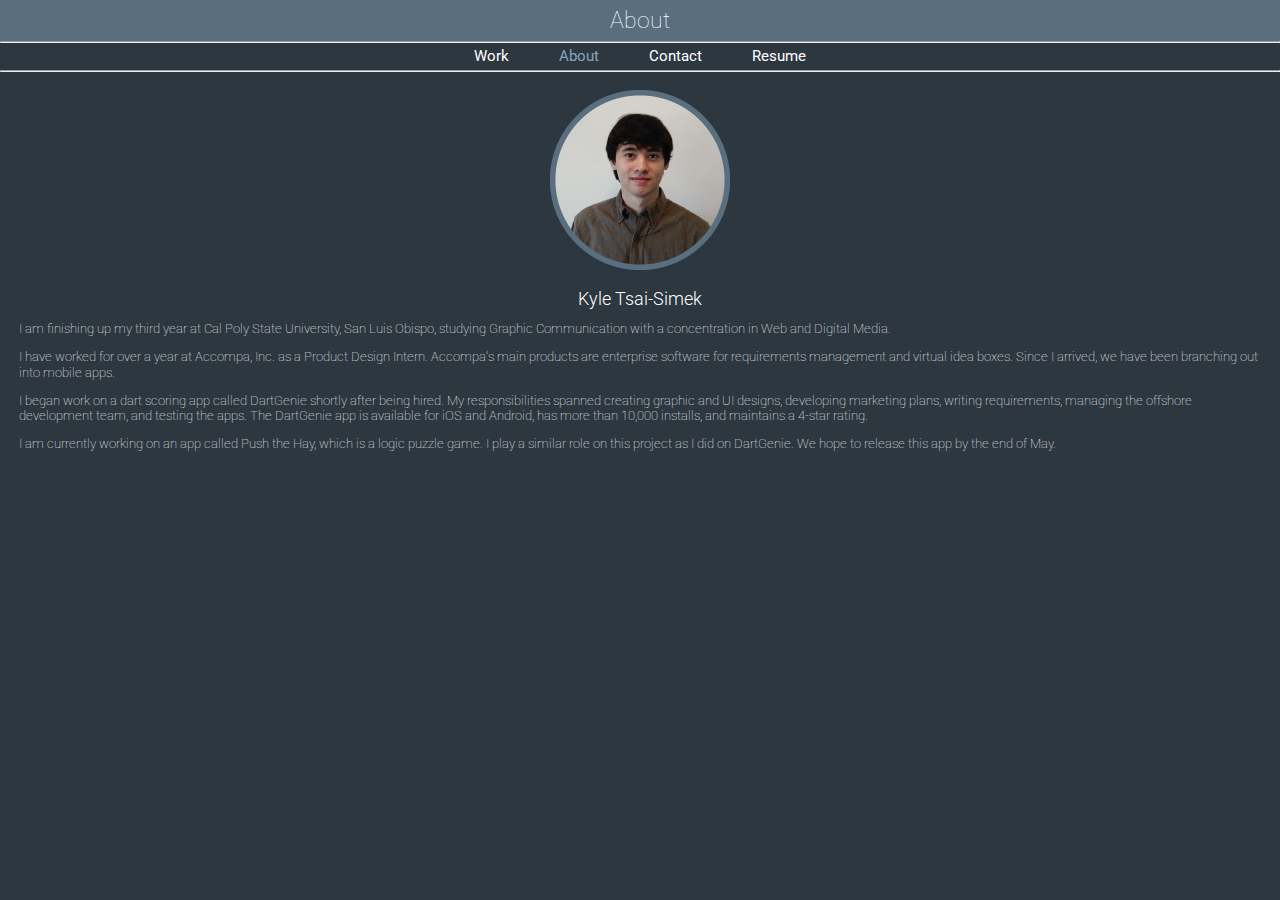
<file: grc338/index.html>
<!DOCTYPE html>
<html>
    <head>
        <meta charset="utf-8">
        <title>About - Kyle Tsai-Simek</title>
        
        <!--Detects device width-->
        <meta name="viewport" content="width=device-width, initial-scale=1.0">
    
        <!--Reset stylesheet removes browser stylesheet default settings-->
        <link href="styles/reset.css" type="text/css" rel="stylesheet">
        <link href="styles/style-3.css" type="text/css" rel="stylesheet">
        <link href='https://fonts.googleapis.com/css?family=Roboto:400,100' rel='stylesheet' type='text/css'>
        
        <style>
            body {
                background-color: #2C3740;
            }
            hr {
                margin-top: 0em;
                margin-bottom: 0em;
                border-width: 1px;
            }    
        </style>
    </head>


<body>

<div class="menu">
    <h1>About</h1>
    
    <hr>

    <nav>
        <div style="text-align:center;">
        <ul>                
                <li><a href="Work.html">Work</a></li>
                <li><a href="index.html" style="color: #85A5BF">About</a></li>
                <li><a href="Contact.html">Contact</a></li>
                <li><a href="Resume.html">Resume</a></li>
        </ul>
        </div>
    </nav>
    
    <hr>    
</div>

<div class="top-space"></div>    
    
<!--Above div is to move everything below top menu-->
    
<div style="text-align:center;">
<img style="padding:1.5em 0em 0em 0em" src="images/portrait.png" alt="Picture of Kyle">
</div>   
    
<h2 style="padding:1em 0 0 0"> Kyle Tsai-Simek </h2>

<div class="about-text"><p>I am finishing up my third year at Cal Poly State University, San Luis Obispo, studying Graphic Communication with a concentration in Web and Digital Media.</p>

<p>I have worked for over a year at Accompa, Inc. as a Product Design Intern. Accompa's main products are enterprise software for requirements management and virtual idea boxes. Since I arrived, we have been branching out into mobile apps.</p>

<p>I began work on a dart scoring app called DartGenie shortly after being hired. My responsibilities spanned creating graphic and UI designs, developing marketing plans, writing requirements, managing the offshore development team, and testing the apps. The DartGenie app is available for iOS and Android, has more than 10,000 installs, and maintains a 4-star rating.</p>

<p>I am currently working on an app called Push the Hay, which is a logic puzzle game. I play a similar role on this project as I did on DartGenie. We hope to release this app by the end of May.</div>
</body>
</html>
</file>
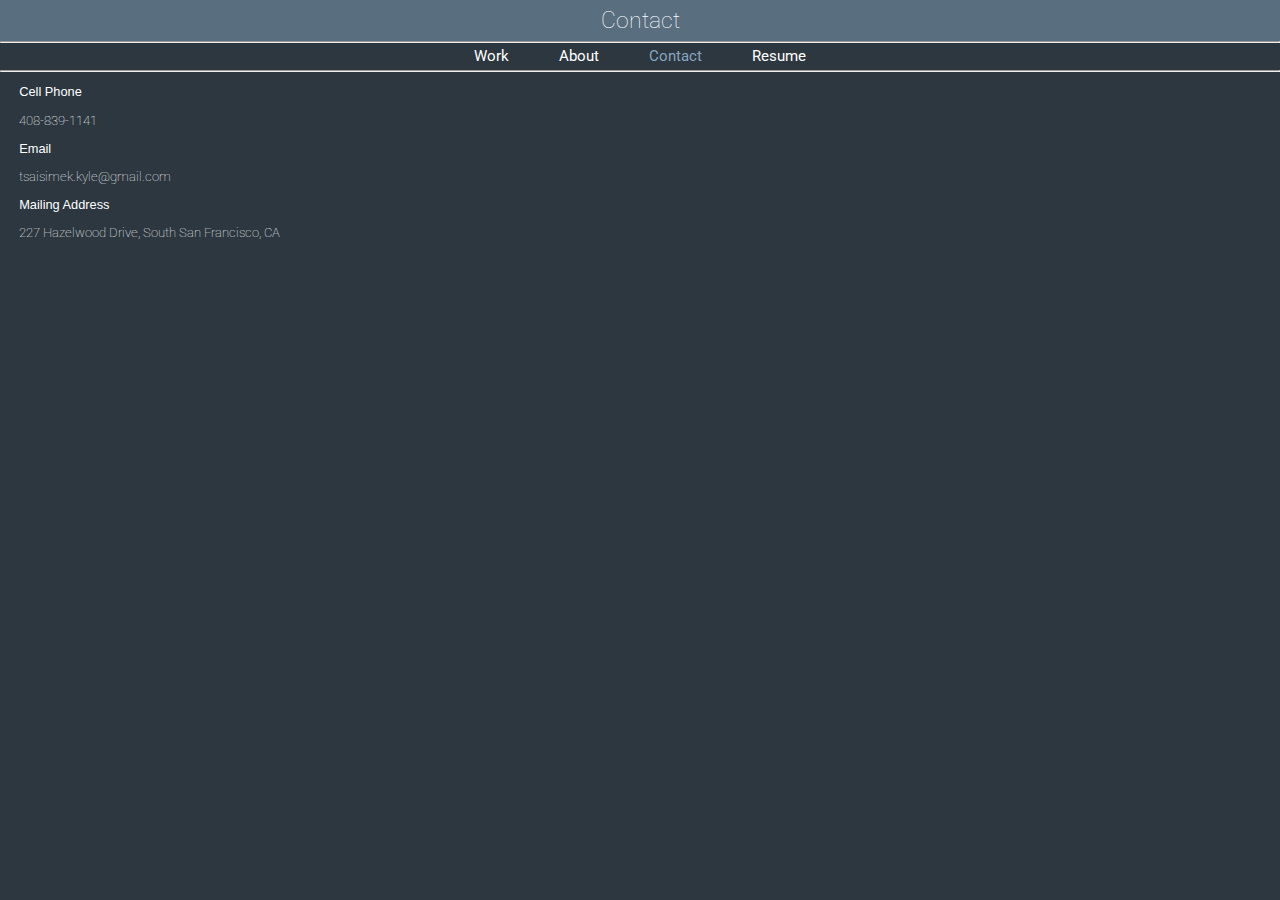
<file: grc338/Contact.html>
<!DOCTYPE html>
<html>
    <head>
        <meta charset="utf-8">
        <title>Contact - Kyle Tsai-Simek</title>
        
        <!--Detects device width-->
        <meta name="viewport" content="width=device-width, initial-scale=1.0">
    
        <!--Reset stylesheet removes browser stylesheet default settings-->
        <link href="styles/reset.css" type="text/css" rel="stylesheet">
        <link href="styles/style-3.css" type="text/css" rel="stylesheet">
        <link href='https://fonts.googleapis.com/css?family=Roboto:400,100,700,500' rel='stylesheet' type='text/css'>
        <style>
            body {
                background-color: #2C3740;
            }
            hr {
                margin-top: 0em;
                margin-bottom: 0em;
                border-width: 1px;
            }    
        </style>
    </head>

<body>
    <h1>Contact</h1>
    <hr>

<nav>
    <div style="text-align:center;">
    <ul>                
            <li><a href="Work.html">Work</a></li>
            <li><a href="index.html">About</a></li>
            <li><a href="Contact.html" style="color: #85A5BF">Contact</a></li>
            <li><a href="Resume.html">Resume</a></li>
    </ul>
    </div>
</nav>
<hr>

<div class="about-text">    

    <p class="bold-inline"> Cell Phone</p>    
    <p>408-839-1141</p>
    
    <p class="bold-inline">Email</p>
    <p>tsaisimek.kyle@gmail.com</p>
    
    <p class="bold-inline">Mailing Address</p>
    <p>227 Hazelwood Drive, South San Francisco, CA</p>

 </div>
</body>
</html>
</file>
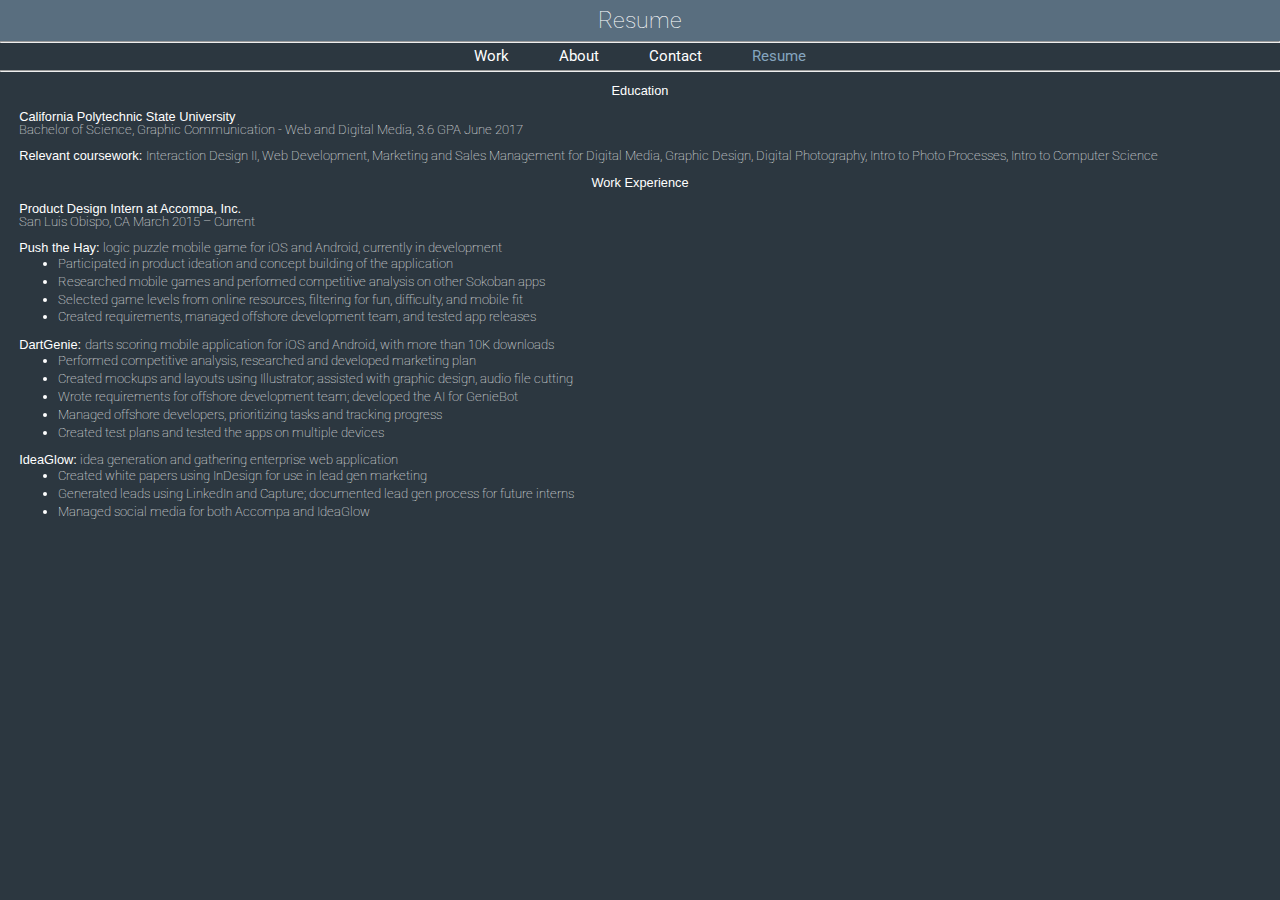
<file: grc338/Resume.html>
<!DOCTYPE html>
<html>
    <head>
        <meta charset="utf-8">
        <title>Resume - Kyle Tsai-Simek</title>
        
        <!--Detects device width-->
        <meta name="viewport" content="width=device-width, initial-scale=1.0">
    
        <!--Reset stylesheet removes browser stylesheet default settings-->
        <link href="styles/reset.css" type="text/css" rel="stylesheet">
        <link href="styles/style-3.css" type="text/css" rel="stylesheet">
        <link href='https://fonts.googleapis.com/css?family=Roboto:400,100' rel='stylesheet' type='text/css'>
        
        <style>
            body {
                background-color: #2C3740;
            }
            hr {
                margin-top: 0em;
                margin-bottom: 0em;
                border-width: 1px;
            }    
        </style>
        
    </head>

<body>
    
<div class="menu">
    <h1>Resume</h1>
    
    <hr>

    <nav>
        <div style="text-align:center;">
        <ul>                
                <li><a href="Work.html">Work</a></li>
                <li><a href="index.html">About</a></li>
                <li><a href="Contact.html">Contact</a></li>
                <li><a href="Resume.html" style="color: #85A5BF">Resume</a></li>
        </ul>
        </div>
    </nav>
    
    <hr>    
</div>

<div class="top-space"></div>

<!--Above div is to move everything below top menu-->    
    
<div class="about-text">    

    <p class="bold-inline-center">Education</p>

    <div class="bold-inline">California Polytechnic State University</div>

    Bachelor of Science, Graphic Communication - Web and Digital Media, 3.6 GPA June 2017
    <br><br>    
    <span class="bold-inline">Relevant coursework: </span>Interaction Design II, Web Development, Marketing and Sales Management for Digital Media, Graphic Design, Digital Photography, Intro to Photo Processes, Intro to Computer Science

    <p class="bold-inline-center">Work Experience</p>

    <span class="bold-inline">Product Design Intern at Accompa, Inc.</span>
    <br>San Luis Obispo, CA March 2015 – Current 
    <br><br>
    <span class="bold-inline">Push the Hay: </span>logic puzzle mobile game for iOS and Android, currently in development

    <ul style="list-style-type:disc">

        <li>Participated in product ideation and concept building of the application</li>

        <li>Researched mobile games and performed competitive analysis on other Sokoban apps</li>

        <li>Selected game levels from online resources, filtering for fun, difficulty, and mobile fit</li>

        <li>Created requirements, managed offshore development team, and tested app releases</li>
        
    </ul>
    
    <br>
    
    <span class="bold-inline">DartGenie: </span>darts scoring mobile application for iOS and Android, with more than 10K downloads<br>

    <ul style="list-style-type:disc">    

        <li>Performed competitive analysis, researched and developed marketing plan</li>

        <li>Created mockups and layouts using Illustrator; assisted with graphic design, audio file cutting</li>

        <li>Wrote requirements for offshore development team; developed the AI for GenieBot</li>

        <li>Managed offshore developers, prioritizing tasks and tracking progress</li>

        <li>Created test plans and tested the apps on multiple devices</li>

    </ul>    
        
    <br>

        <span class="bold-inline">IdeaGlow: </span>idea generation and gathering enterprise web application
        <ul style="list-style-type:disc"> 

        <li>Created white papers using InDesign for use in lead gen marketing</li>

        <li>Generated leads using LinkedIn and Capture; documented lead gen process for future interns</li>

        <li>Managed social media for both Accompa and IdeaGlow</li>
    </ul>
    
    <br>
    
</div>    
    
</body>
</html>
</file>
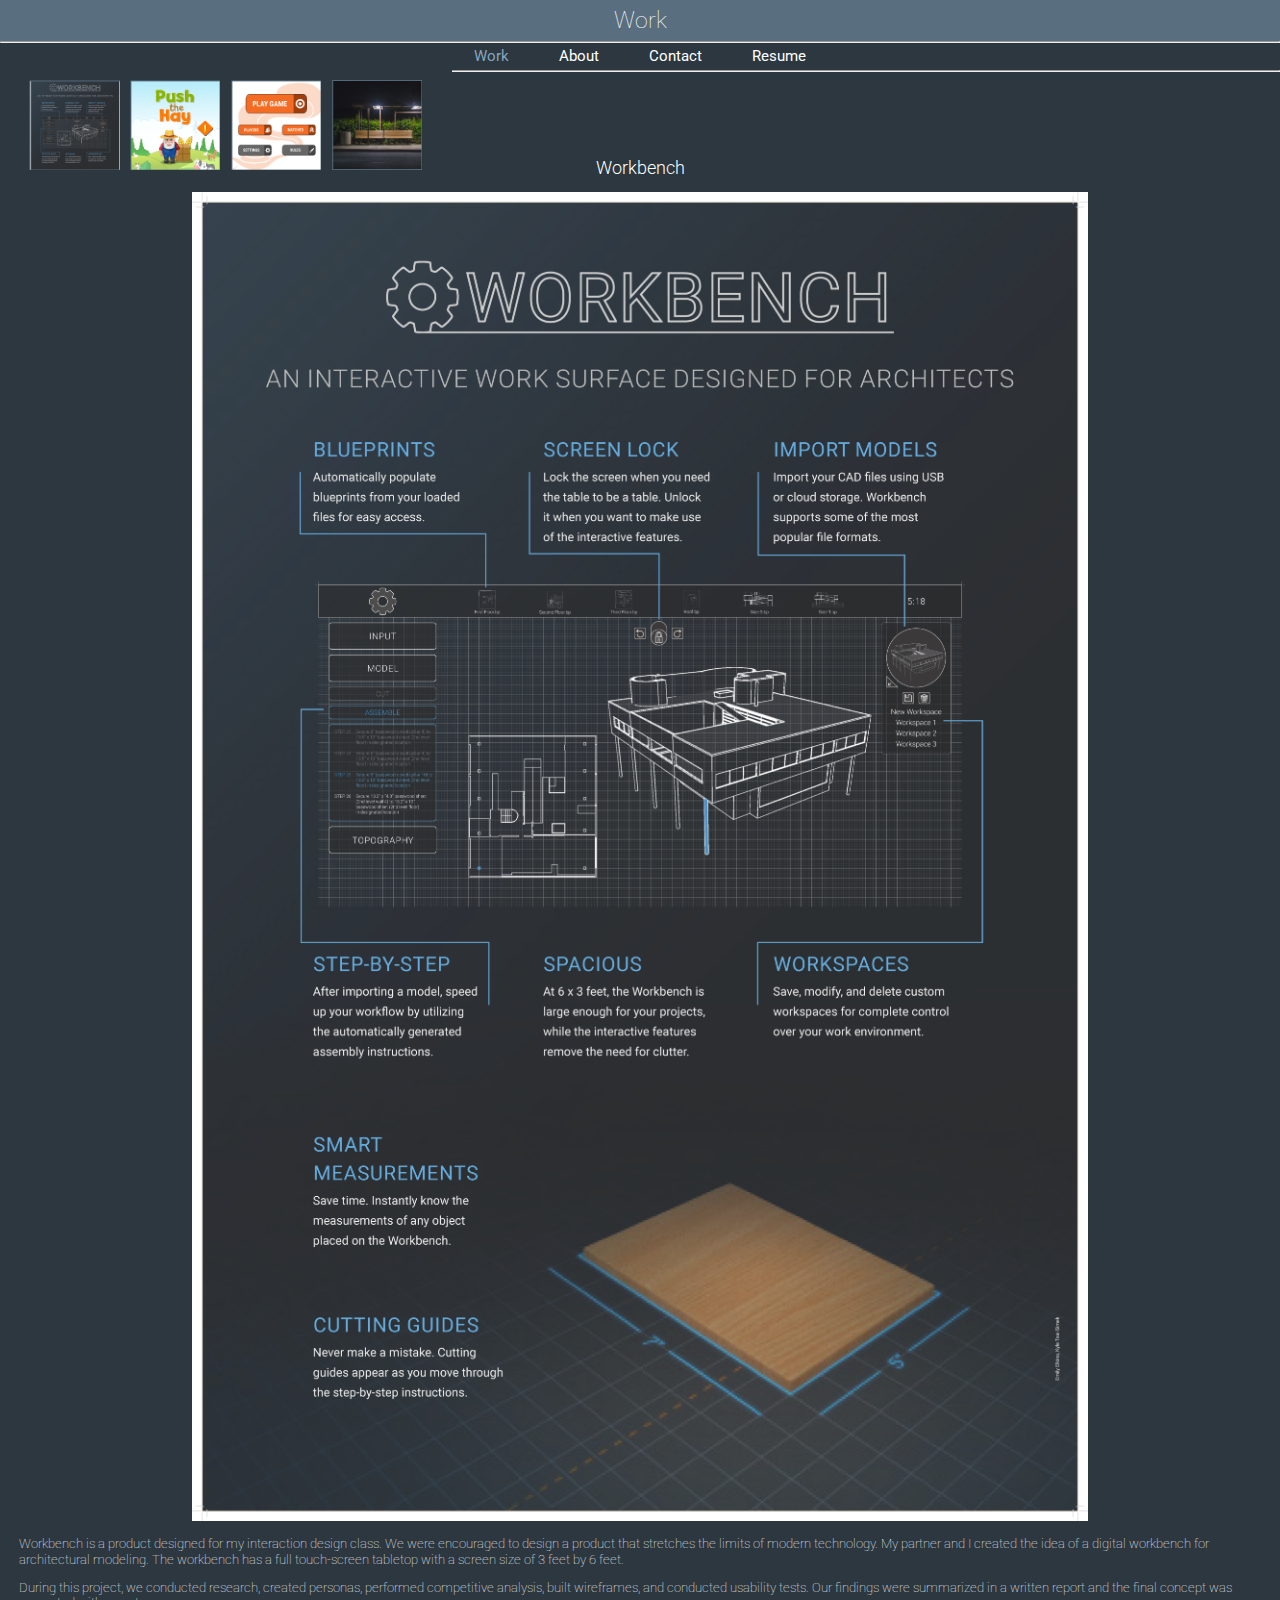
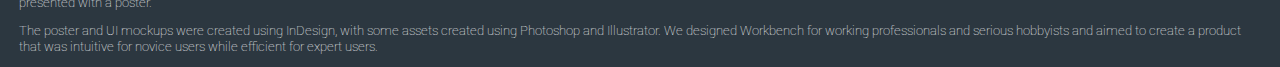
<file: grc338/Work.html>
<!DOCTYPE html>
<html>
    <head>
        <meta charset="utf-8">
        <title>Work - Kyle Tsai-Simek</title>
        
        <!--Detects device width-->
        <meta name="viewport" content="width=device-width, initial-scale=1.0">
    
        <!--Reset stylesheet removes browser stylesheet default settings-->
        <link href="styles/reset.css" type="text/css" rel="stylesheet">
        <link href="styles/style-3.css" type="text/css" rel="stylesheet">
        <link href='https://fonts.googleapis.com/css?family=Roboto:400,100' rel='stylesheet' type='text/css'>
        
        <style>
            body {
                background-color: #2C3740;
            }
            hr {
                margin-top: 0em;
                margin-bottom: 0em;
                border-width: 1px;
            }    
        </style>
    </head>



<body>
    
<div class="menu">    
    <h1>Work</h1>
    
<hr>
        
<nav>
    <div style="text-align:center;">
    <ul>                
            <li><a href="Work.html" style="color: #85A5BF">Work</a></li>
            <li><a href="index.html">About</a></li>
            <li><a href="Contact.html">Contact</a></li>
            <li><a href="Resume.html">Resume</a></li>
    </ul>
    </div>
</nav>

<hr>

</div>      

<div class="top-space"></div> 
    
<!--Above div is to move everything below top menu-->

<div class="photo-menu">
    
    <div style="text-align:center;">

        <img class="work-menu" src="images/elkins_tsai-simek_poster.png" alt="Workbench Poster">

        <img class="work-menu" src="images/PtH_Home_Screen.png" alt="Push the Hay Home">

        <img class="work-menu" src="images/DartGenie_Home_Screen.png" alt="DartGenie Home">    
        
        <img class="work-menu" src="images/Photo_Bench.png" alt="Photography - Bench">

    </div>   

</div>    

<div class="top-space-work"></div>    

<!--Above div is to move everything below top menu-->    
    
<h2 style="padding:.5em 0em .8em 0em">Workbench</h2>    

<div style="text-align:center;">
    
    <img class="work-img" src="images/elkins_tsai-simek_poster-large.png" alt="Workbench Poster">
    
</div>
    
<div class="about-text">
    
    <p>Workbench is a product designed for my interaction design class. We were encouraged to design a product that stretches the limits of modern technology. My partner and I created the idea of a digital workbench for architectural modeling. The workbench has a full touch-screen tabletop with a screen size of 3 feet by 6 feet.</p>

    <p>During this project, we conducted research, created personas, performed competitive analysis, built wireframes, and conducted usability tests. Our findings were summarized in a written report and the final concept was presented with a poster.</p>
    
    <p>The poster and UI mockups were created using InDesign, with some assets created using Photoshop and Illustrator. We designed Workbench for working professionals and serious hobbyists and aimed to create a product that was intuitive for novice users while efficient for expert users.</p>
    
</div>
    
</body>
</html>
</file>
<file: grc338/styles/style-3.css>
/* The container sets the width as a percentage of the browser window and margin 0 auto centers the page
 Note that all measurements are in relative units*/

body {
    font-family: 'Roboto', sans-serif;
    font-weight: 100;
    font-size: .8em;
    color: #ffffff;
}

.menu {
    width: 100%;
    position: fixed;
}

.about-text {
    padding: 0em 1.5em 0em 1.5em;
}
.top-space {
    padding: 5.5em 0 0 0;
}

.top-space-work {
    padding: 6.25em 0 0 0;
}

.photo-menu {
    display: inline-block;
    position: fixed;
    background-color: #2C3740;
}

.bold-inline {
    font-family: 'Roboto Medium', sans-serif;
    font-weight="500;"
}

.bold-inline-center {
    font-family: 'Roboto Medium', sans-serif;
    font-weight="500;"
    width: 100%;
    text-align: center;
}

.caption {
    
}

.work-menu {
    max-width: 20%;
    padding: .75em .3em .5em .3em;
}

.work-img {
    max-width: 70%;
    width: 100%;
    text-align: center;
}

hr {
    color: #ffffff;
}

h1 {
    font-family: 'Roboto', sans-serif;
    color: #ffffff;
    text-align: center;
    background-color: #596e7f;
    font-size: 1.8em;
    padding: .4em 0 .4em 0;
}

h2 {
    font-family: 'Roboto', sans-serif;
    color: #ffffff;
    text-align: center;
    font-weight: 300;
    font-size: 1.4em;
    padding: .4em 0 .4em 0;
}

p {
    font-family: 'Roboto', sans-serif;
    font-size: 1em;
    font-weight: 100;
    line-height: 1.2em;
    margin: 1em 0 1em 0;
}

/*This sets the maximum width of the image to no more than the containing element*/
img {
    max-width: 100%;
}

/*Start of Nav menu*/

 /*This sets the font size and removes the default bullets from the ul list. Also sets the overall with of the ul as a percentage of the containing element*/
nav ul {
    margin: 0;
    padding: 1% 0 1% 0;
    overflow: hidden;
    width: 100%;
    font-size: 1.2em;
    
    background-color:#2C3740;
    list-style-type: none;
    margin: 0;
    padding: .15em 0em .15em 0em;
    /* Above changes were via w3schools on making horizontal navbars */
}

/*This sets the list items to display as blocks, with links within each list item floating next to each other within each block with a right margin to seperate each block*/
nav ul li {
    display: inline;
    padding: 1% 0 1% 0;
    margin: 0 0 0 0%;
}

/*Sets each a link to display as block. Sets the color of the background of blocks and text and centers text in box*/
nav ul li a {
    display:block;
    display: inline;
    
    text-decoration: none;
    font-family: 'Roboto', sans-serif;
    color: #ffffff;
    font-weight: 400;
    text-align:center;
}

a {
    display: block;
    padding: 1.8%;
    /* Above changes were via w3schools on making horizontal navbars */
}

a:link {
    color: #ffffff;
}

a:hover { 
    color: #bfaf83; 
}

a:active {
    color: #596E7F;
}

/* END nav MENU */

/*List of office hours*/
ul li {
    font-family: 'Roboto';
    line-height: 1.4em;
    margin-left: 3em;
}
</file>
